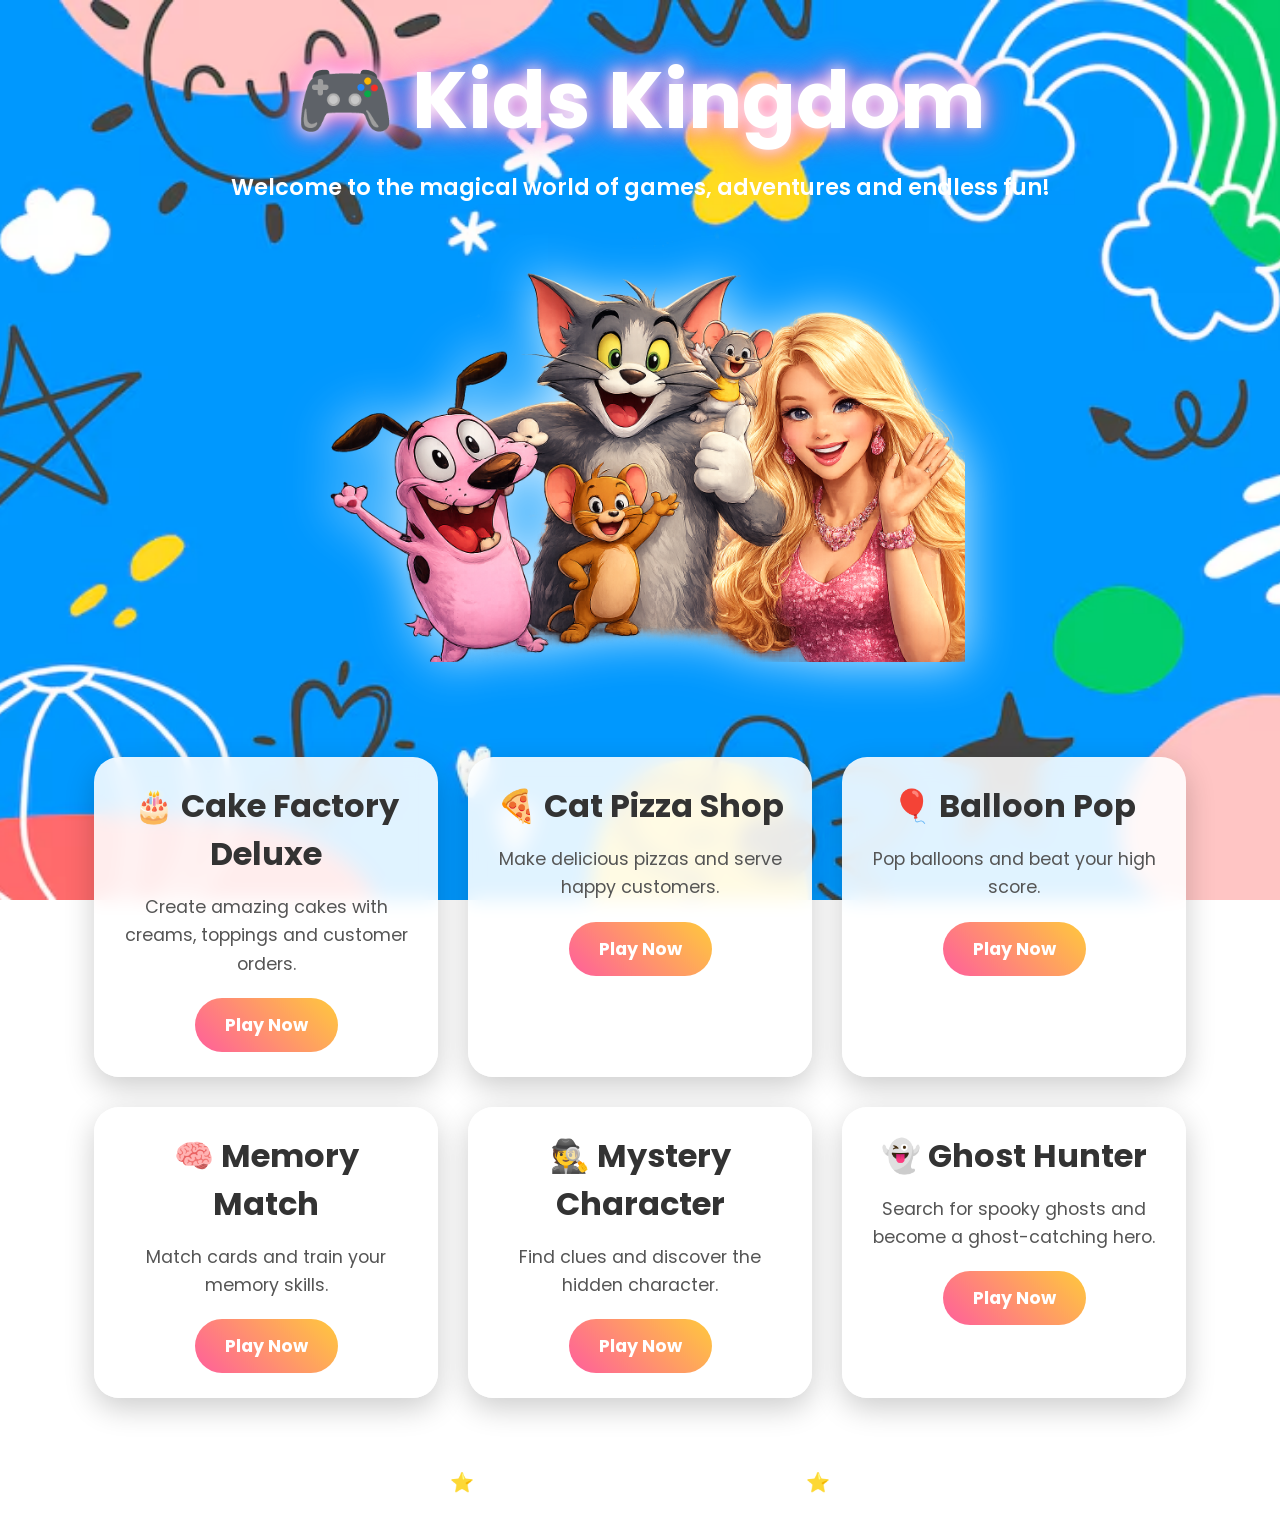
<file: index.html>
<!DOCTYPE html>
<html lang="en">

<head>

    <meta charset="UTF-8">

    <meta name="viewport"
          content="width=device-width, initial-scale=1.0">

    <title>Kids Kingdom</title>

    <link rel="stylesheet" href="style.css">

    <link href="https://fonts.googleapis.com/css2?family=Poppins:wght@300;400;600;700&display=swap"
          rel="stylesheet">

</head>

<body>

    <!-- Floating Icons -->

    <div class="floating-icons">
        🎈 🎂 🍕 🌈 ⭐ 👻 🧠 🎮
    </div>

    <!-- Header -->

    <header>

        <h1>🎮 Kids Kingdom</h1>

        <p>
            Welcome to the magical world of games,
            adventures and endless fun!
        </p>

        <!-- Character Image -->

        <img
            src="images/cartoon-group.png"
            alt="Cartoon Characters"
            class="hero-panda">

    </header>

    <!-- Games Section -->

    <section class="games-section">

        <div class="game-card">

            <h2>🎂 Cake Factory Deluxe</h2>

            <p>
                Create amazing cakes with creams,
                toppings and customer orders.
            </p>

            <a href="games/cake.html">
                Play Now
            </a>

        </div>

        <div class="game-card">

            <h2>🍕 Cat Pizza Shop</h2>

            <p>
                Make delicious pizzas and serve
                happy customers.
            </p>

            <a href="games/pizza.html">
                Play Now
            </a>

        </div>

        <div class="game-card">

            <h2>🎈 Balloon Pop</h2>

            <p>
                Pop balloons and beat your
                high score.
            </p>

            <a href="games/balloon.html">
                Play Now
            </a>

        </div>

        <div class="game-card">

            <h2>🧠 Memory Match</h2>

            <p>
                Match cards and train your
                memory skills.
            </p>

            <a href="games/memory.html">
                Play Now
            </a>

        </div>

        <div class="game-card">

            <h2>🕵️ Mystery Character</h2>

            <p>
                Find clues and discover the
                hidden character.
            </p>

            <a href="games/mystery.html">
                Play Now
            </a>

        </div>

        <div class="game-card">

            <h2>👻 Ghost Hunter</h2>

            <p>
                Search for spooky ghosts and
                become a ghost-catching hero.
            </p>

            <a href="games/haunted.html">
                Play Now
            </a>

        </div>

    </section>

    <!-- Footer -->

    <footer>

        <p>
            ⭐ Made with Fun for Kids Kingdom ⭐
        </p>

    </footer>

    <script src="script.js"></script>

</body>

</html>
</file>
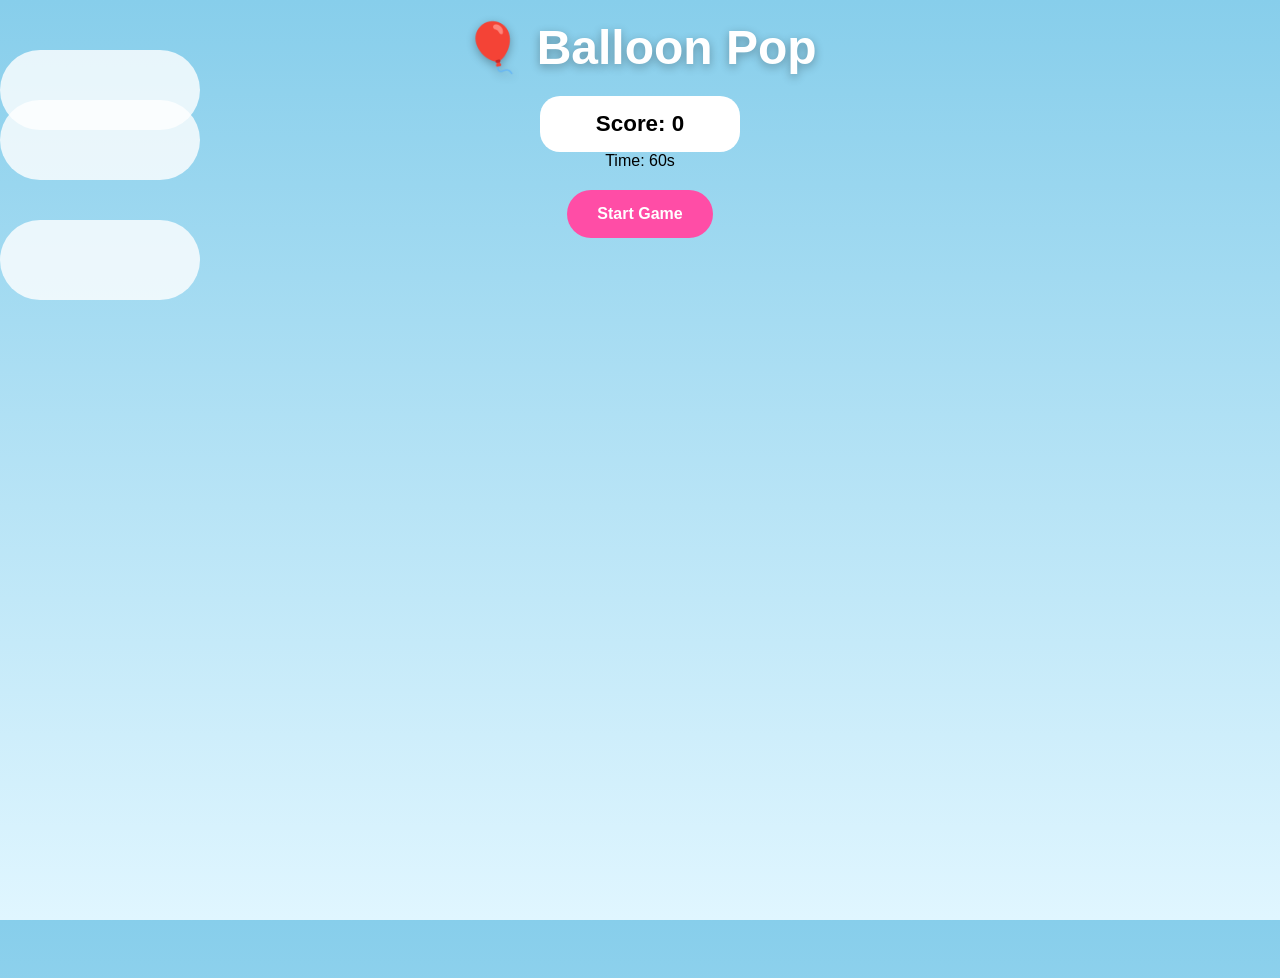
<file: games/balloon.html>
<!DOCTYPE html>
<html lang="en">
<head>
    <meta charset="UTF-8">
    <meta name="viewport" content="width=device-width, initial-scale=1.0">
    <title>Balloon Pop</title>

    <link rel="stylesheet" href="../css/balloon.css">
</head>
<body>
    <div class="cloud cloud1"></div>
<div class="cloud cloud2"></div>
<div class="cloud cloud3"></div>

    <h1>🎈 Balloon Pop</h1>

    <div class="score-box">
        Score: <span id="score">0</span>
    </div>
    <div class="timer-box">
    Time: <span id="timer">60</span>s
</div>

    <button id="startBtn">Start Game</button>

    <div id="gameArea"></div>

    <script src="../js/balloon.js"></script>

</body>
</html>
</file>
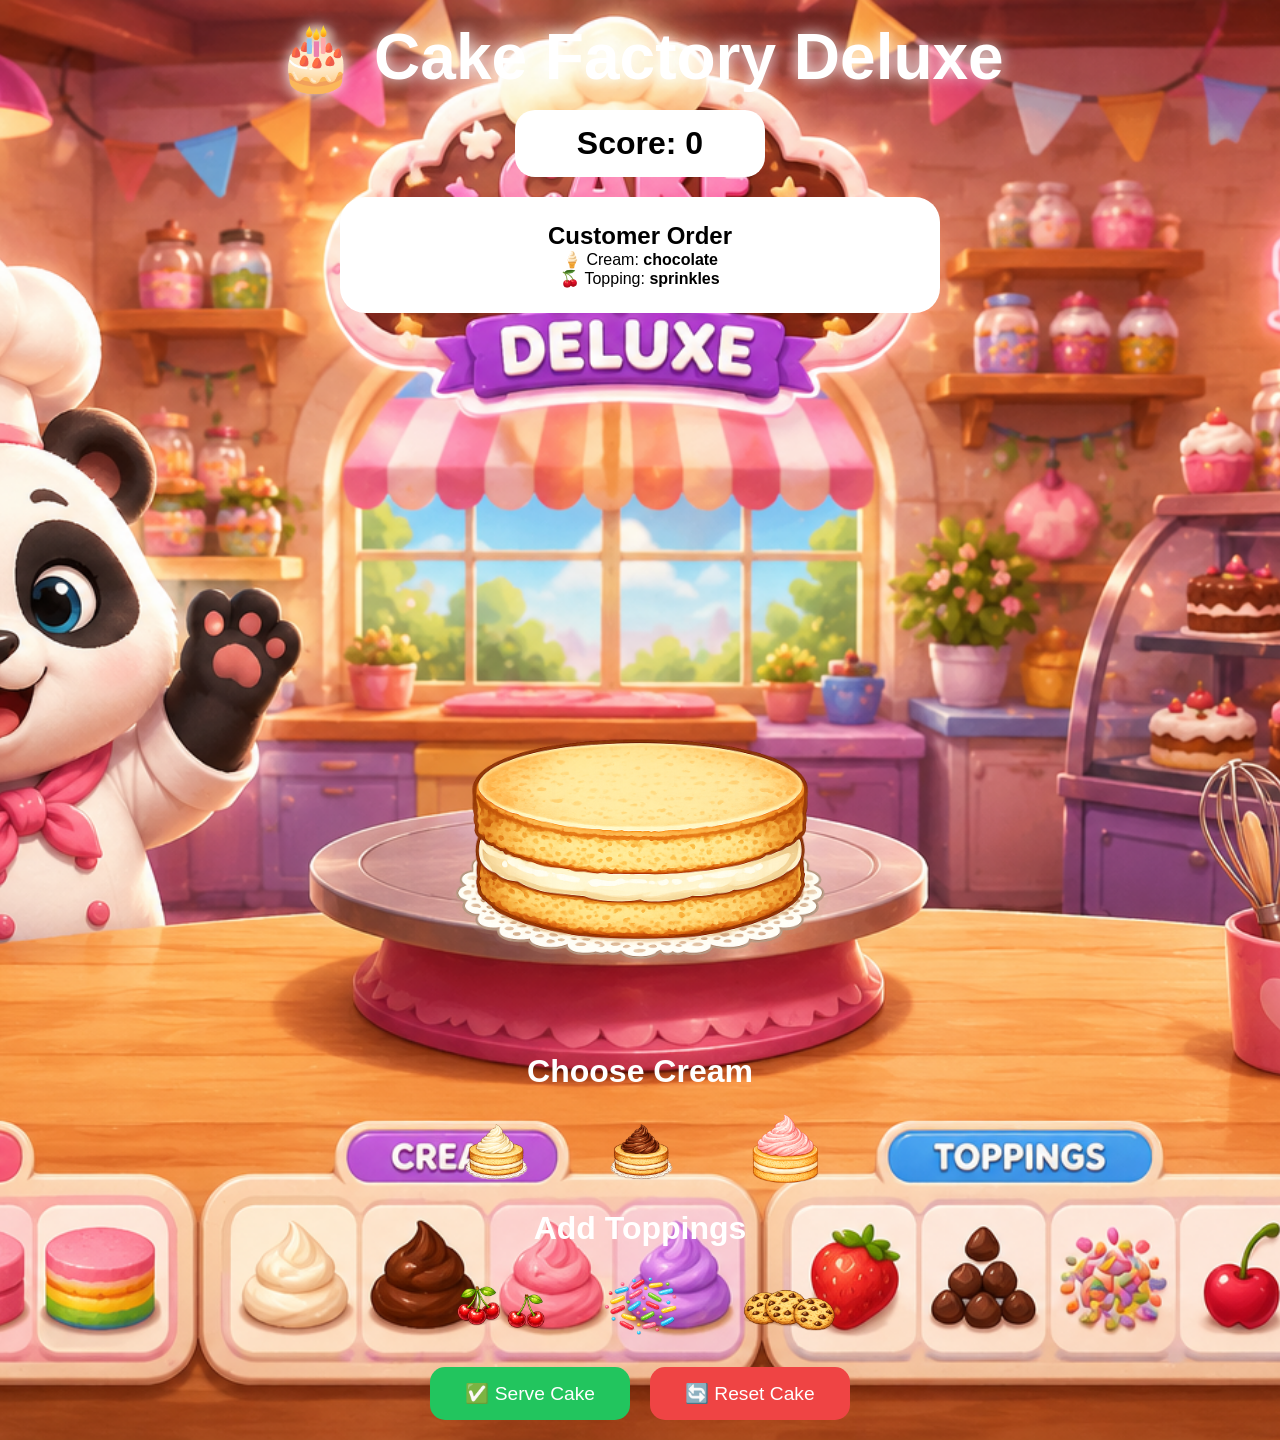
<file: games/cake.html>
<!DOCTYPE html>
<html lang="en">
<head>
    <meta charset="UTF-8">
    <meta name="viewport" content="width=device-width, initial-scale=1.0">
    <title>🎂 Cake Factory Deluxe</title>

    <link rel="stylesheet" href="../css/cake.css">
</head>

<body>

    <div class="container">

        <h1>🎂 Cake Factory Deluxe</h1>

        <!-- Score -->
        <div class="score-box">
            Score: <span id="score">0</span>
        </div>

        <!-- Customer Order -->
        <div class="order-box">
            <h2>Customer Order</h2>
            <p id="order">Loading Order...</p>
        </div>

        <!-- Cake Area -->
        <div class="cake-display">

            <!-- Main Cake -->
            <img
                src="../images/cake-base.png"
                alt="Cake"
                class="cake-base"
                id="cakeBase"
            >

            <!-- Cream Added Here -->
            <div id="cream-layer"></div>

            <!-- Toppings Added Here -->
            <div id="topping-layer"></div>

        </div>

        <!-- Cream Section -->
        <h2 class="section-title">
            Choose Cream
        </h2>

        <div class="ingredients">

            <img
                src="../images/vanilla-cream.png"
                class="ingredient"
                alt="Vanilla"
                onclick="addCream('vanilla')"
            >

            <img
                src="../images/chocolate-cream.png"
                class="ingredient"
                alt="Chocolate"
                onclick="addCream('chocolate')"
            >

            <img
                src="../images/strawberry-cream.png"
                class="ingredient"
                alt="Strawberry"
                onclick="addCream('strawberry')"
            >

        </div>

        <!-- Toppings -->
        <h2 class="section-title">
            Add Toppings
        </h2>

        <div class="ingredients">

            <img
                src="../images/cherry.png"
                class="ingredient"
                alt="Cherry"
                onclick="addTopping('cherry')"
            >

            <img
                src="../images/sprinkles.png"
                class="ingredient"
                alt="Sprinkles"
                onclick="addTopping('sprinkles')"
            >

            <img
                src="../images/cookie.png"
                class="ingredient"
                alt="Cookie"
                onclick="addTopping('cookie')"
            >

        </div>

        <!-- Buttons -->
        <div class="buttons">

            <button
                class="serve-btn"
                onclick="checkCake()"
            >
                ✅ Serve Cake
            </button>

            <button
                class="reset-btn"
                onclick="resetCake()"
            >
                🔄 Reset Cake
            </button>

        </div>

    </div>

    <script src="../js/cake.js"></script>

</body>
</html>
</file>
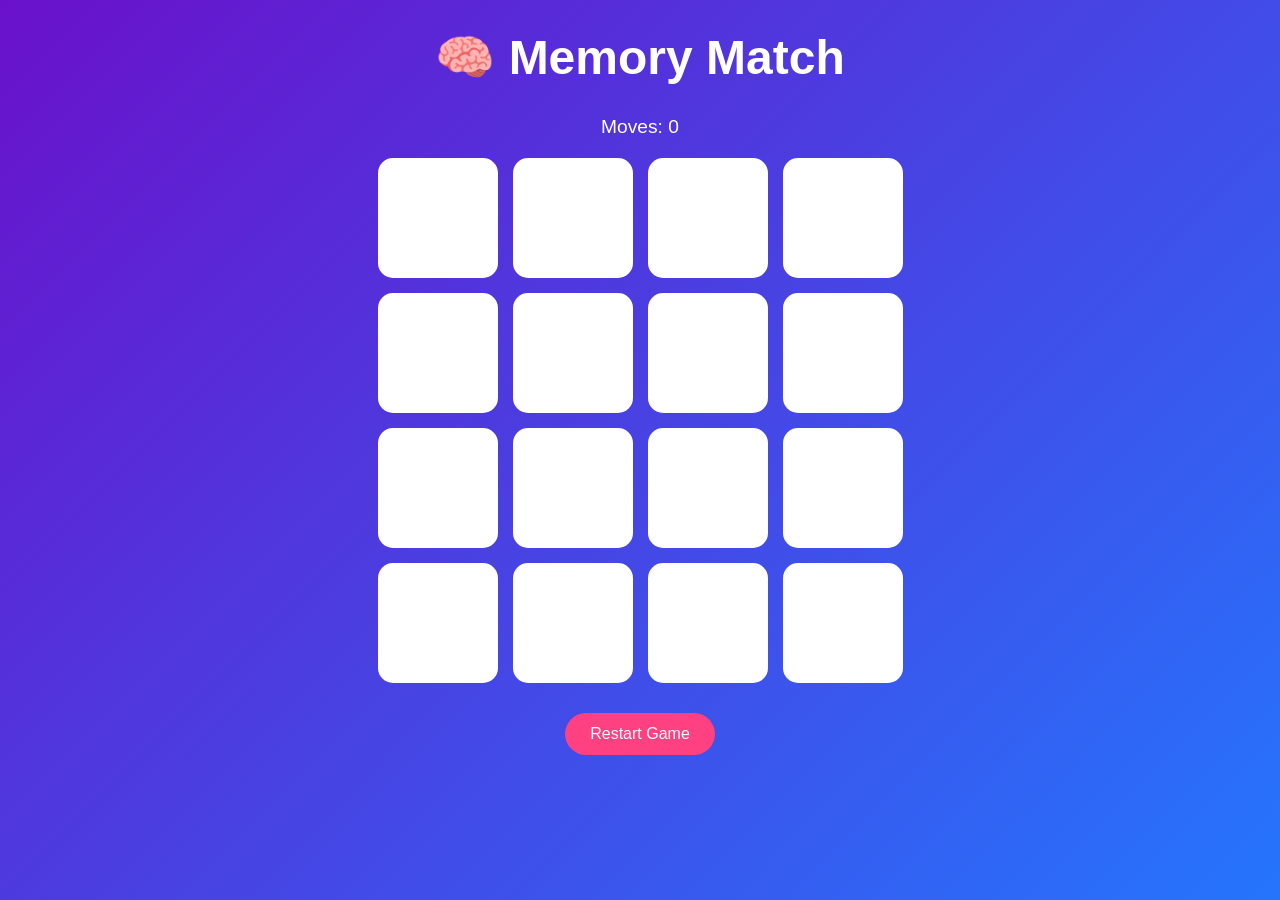
<file: games/memory.html>
<!DOCTYPE html>
<html lang="en">
<head>
    <meta charset="UTF-8">
    <meta name="viewport" content="width=device-width, initial-scale=1.0">
    <title>Memory Match - Kids Kingdom</title>

    <style>
        *{
            margin:0;
            padding:0;
            box-sizing:border-box;
            font-family:Arial, sans-serif;
        }

        body{
            min-height:100vh;
            background:linear-gradient(135deg,#6a11cb,#2575fc);
            display:flex;
            flex-direction:column;
            align-items:center;
            color:white;
        }

        h1{
            margin:30px 0;
            font-size:3rem;
        }

        .stats{
            font-size:1.2rem;
            margin-bottom:20px;
        }

        .game-board{
            display:grid;
            grid-template-columns:repeat(4,120px);
            gap:15px;
            margin-bottom:30px;
        }

        .card{
            width:120px;
            height:120px;
            background:white;
            border-radius:15px;
            display:flex;
            justify-content:center;
            align-items:center;
            font-size:3rem;
            cursor:pointer;
            color:transparent;
            transition:0.3s;
        }

        .card.flip{
            color:black;
            transform:rotateY(180deg);
        }

        .card.matched{
            background:#7CFC00;
            color:black;
        }

        button{
            padding:12px 25px;
            border:none;
            border-radius:30px;
            background:#ff4081;
            color:white;
            cursor:pointer;
            font-size:1rem;
        }

        button:hover{
            opacity:0.9;
        }

        @media(max-width:600px){
            .game-board{
                grid-template-columns:repeat(4,70px);
                gap:10px;
            }

            .card{
                width:70px;
                height:70px;
                font-size:2rem;
            }
        }
    </style>
</head>
<body>

    <h1>🧠 Memory Match</h1>

    <div class="stats">
        Moves: <span id="moves">0</span>
    </div>

    <div class="game-board" id="board"></div>

    <button onclick="startGame()">Restart Game</button>

    <script>
        const emojis = [
            "🐶","🐶",
            "🐱","🐱",
            "🐼","🐼",
            "🐰","🐰",
            "🦊","🦊",
            "🐸","🐸",
            "🐵","🐵",
            "🐨","🐨"
        ];

        let firstCard = null;
        let secondCard = null;
        let lockBoard = false;
        let moves = 0;

        const board = document.getElementById("board");
        const movesDisplay = document.getElementById("moves");

        function shuffle(array){
            return array.sort(() => Math.random() - 0.5);
        }

        function startGame(){

            board.innerHTML = "";
            firstCard = null;
            secondCard = null;
            lockBoard = false;
            moves = 0;

            movesDisplay.textContent = moves;

            const shuffled = shuffle([...emojis]);

            shuffled.forEach(emoji => {

                const card = document.createElement("div");
                card.classList.add("card");
                card.dataset.emoji = emoji;
                card.textContent = emoji;

                card.addEventListener("click", flipCard);

                board.appendChild(card);

            });
        }

        function flipCard(){

            if(lockBoard) return;
            if(this === firstCard) return;

            this.classList.add("flip");

            if(!firstCard){
                firstCard = this;
                return;
            }

            secondCard = this;
            moves++;
            movesDisplay.textContent = moves;

            checkMatch();
        }

        function checkMatch(){

            const match =
                firstCard.dataset.emoji ===
                secondCard.dataset.emoji;

            if(match){

                firstCard.classList.add("matched");
                secondCard.classList.add("matched");

                resetBoard();

                checkWin();

            }else{

                lockBoard = true;

                setTimeout(() => {

                    firstCard.classList.remove("flip");
                    secondCard.classList.remove("flip");

                    resetBoard();

                },1000);
            }
        }

        function resetBoard(){
            firstCard = null;
            secondCard = null;
            lockBoard = false;
        }

        function checkWin(){

            const matchedCards =
                document.querySelectorAll(".matched");

            if(matchedCards.length === emojis.length){

                setTimeout(() => {
                    alert(
                        "🎉 Congratulations! You won in " +
                        moves +
                        " moves!"
                    );
                },300);
            }
        }

        startGame();
    </script>

</body>
</html>
</file>
<file: style.css>
*{
    margin:0;
    padding:0;
    box-sizing:border-box;
    font-family:'Poppins',sans-serif;
}

body{

    min-height:100vh;

    background-image:url("images/background.jpg");

    background-size:cover;

    background-position:center;

    background-attachment:fixed;

    overflow-x:hidden;
}

/* Floating Icons */

.floating-icons{

    position:fixed;

    top:20px;

    left:-100%;

    font-size:40px;

    z-index:1;

    animation:floatIcons 18s linear infinite;

    pointer-events:none;
}

@keyframes floatIcons{

    from{
        left:-100%;
    }

    to{
        left:110%;
    }
}

/* Header */

header{

    text-align:center;

    padding:40px 20px;

    position:relative;
}

header h1{

    font-size:5rem;

    color:white;

    text-shadow:
    0 0 15px #fff,
    0 0 25px #ff66cc,
    0 0 40px #ff66cc;
}

header p{

    color:white;

    font-size:1.4rem;

    margin-top:10px;

    font-weight:600;
}

/* Character Image */

.hero-panda{

    width:650px;

    max-width:95%;

    display:block;

    margin:25px auto;

    animation:floatCharacter 3s ease-in-out infinite;

    filter:
    drop-shadow(0 0 25px rgba(255,255,255,0.8));
}

@keyframes floatCharacter{

    0%{
        transform:translateY(0);
    }

    50%{
        transform:translateY(-15px);
    }

    100%{
        transform:translateY(0);
    }
}

/* Games Grid */

.games-section{

    width:90%;

    max-width:1400px;

    margin:auto;

    display:grid;

    grid-template-columns:
    repeat(auto-fit,minmax(280px,1fr));

    gap:30px;

    padding:30px;
}

/* Game Cards */

.game-card{

    background:
    rgba(255,255,255,0.88);

    backdrop-filter:blur(10px);

    border-radius:25px;

    padding:25px;

    text-align:center;

    box-shadow:
    0 10px 30px rgba(0,0,0,0.2);

    transition:0.4s;
}

.game-card:hover{

    transform:
    translateY(-10px)
    scale(1.05);

    box-shadow:
    0 20px 40px rgba(0,0,0,0.3);
}

.game-card h2{

    color:#333;

    margin-bottom:15px;

    font-size:2rem;
}

.game-card p{

    color:#555;

    margin-bottom:20px;

    line-height:1.6;

    font-size:1.1rem;
}

/* Buttons */

.game-card a{

    display:inline-block;

    padding:14px 30px;

    text-decoration:none;

    border-radius:30px;

    color:white;

    font-weight:bold;

    font-size:1.1rem;

    background:
    linear-gradient(
        45deg,
        #ff5e9c,
        #ffc93c
    );

    transition:0.3s;
}

.game-card a:hover{

    transform:scale(1.1);
}

/* Footer */

footer{

    text-align:center;

    padding:40px;

    color:white;

    font-size:1.2rem;

    font-weight:bold;
}

/* Mobile */

@media(max-width:768px){

    header h1{

        font-size:3rem;
    }

    .hero-panda{

        width:400px;
    }

    .game-card h2{

        font-size:1.5rem;
    }
}
</file>
<file: css/balloon.css>
*{
    margin:0;
    padding:0;
    box-sizing:border-box;
    font-family:Poppins,sans-serif;
}

body{

    height:100vh;

    overflow:hidden;

    text-align:center;

    background:
    linear-gradient(
        to bottom,
        #87CEEB,
        #E0F6FF
    );
}

h1{

    color:white;

    margin:20px;

    font-size:3rem;

    text-shadow:
    0 3px 10px rgba(0,0,0,.3);
}

.score-box{

    background:white;

    width:200px;

    margin:auto;

    padding:15px;

    border-radius:20px;

    font-size:1.4rem;

    font-weight:bold;
}

#startBtn{

    margin:20px;

    border:none;

    background:#ff4da6;

    color:white;

    padding:15px 30px;

    border-radius:30px;

    cursor:pointer;

    font-size:1rem;

    font-weight:bold;
}
.cloud{

    position:absolute;

    width:200px;
    height:80px;

    background:white;

    border-radius:50px;

    opacity:.8;

    animation:
    cloudMove 30s linear infinite;
}

.cloud1{

    top:100px;
}

.cloud2{

    top:220px;

    animation-duration:40s;
}

.cloud3{

    top:50px;

    animation-duration:50s;
}

@keyframes cloudMove{

    from{

        left:-250px;
    }

    to{

        left:110%;
    }
}
#gameArea{

    position:relative;

    width:100%;
    height:80vh;
}

/* Balloon */

.balloon{

    position:absolute;

    width:80px;
    height:100px;

    border-radius:50%;

    cursor:pointer;

    animation:
    floatUp 6s linear forwards;
}

.balloon::after{

    content:"";

    position:absolute;

    width:2px;
    height:50px;

    background:white;

    left:50%;
    top:100%;
}

@keyframes floatUp{

    from{

        transform:
        translateY(100vh);
    }

    to{

        transform:
        translateY(-150px);
    }
}
</file>
<file: css/cake.css>
*{
    margin:0;
    padding:0;
    box-sizing:border-box;
    font-family:'Poppins',sans-serif;
}

body{
    min-height:100vh;
    background:url("../images/bakery-bg.png");
    background-size:cover;
    background-position:center;
    background-repeat:no-repeat;
    text-align:center;
    color:white;
}

.container{
    width:100%;
    padding:20px;
}

h1{
    font-size:4rem;
    text-shadow:0 0 15px white;
}

.score-box{
    width:250px;
    margin:15px auto;
    padding:15px;
    border-radius:20px;
    background:white;
    color:black;
    font-size:2rem;
    font-weight:bold;
}

.order-box{
    width:600px;
    max-width:90%;
    margin:20px auto;
    padding:25px;
    border-radius:25px;
    background:white;
    color:black;
}

/* CAKE AREA */

.cake-display{

    position:relative;

    width:1000px;

    height:700px;

    margin:auto;
}

/* BIG CAKE */

.cake-base{

    width:650px;

    position:absolute;

    left:50%;

    bottom:0;

    transform:translateX(-50%);

    z-index:1;
}

/* CREAM */

#cream-layer{

    position:absolute;

    left:50%;

    top:180px;

    transform:translateX(-50%);

    z-index:5;
}

#cream-layer img{

    width:280px;
}

/* TOPPINGS */

#topping-layer{

    position:absolute;

    left:50%;

    top:210px;

    transform:translateX(-50%);

    width:280px;

    height:120px;

    z-index:10;
}

#topping-layer img{

    width:70px;

    position:absolute;
}

/* INGREDIENTS */

.ingredients{

    display:flex;

    justify-content:center;

    gap:25px;

    flex-wrap:wrap;

    margin:20px 0;
}

.ingredient{

    width:120px;

    cursor:pointer;

    transition:.3s;
}

.ingredient:hover{

    transform:scale(1.15);
}

.section-title{

    font-size:2rem;

    margin-top:20px;
}

/* BUTTONS */

.buttons{

    display:flex;

    justify-content:center;

    gap:20px;

    margin-top:20px;
}

.serve-btn,
.reset-btn{

    border:none;

    padding:15px 35px;

    border-radius:15px;

    font-size:1.2rem;

    color:white;

    cursor:pointer;
}

.serve-btn{
    background:#22c55e;
}

.reset-btn{
    background:#ef4444;
}

.falling-topping{

    animation:fallDown .6s ease;
}

@keyframes fallDown{

    from{
        opacity:0;
        transform:translateY(-150px);
    }

    to{
        opacity:1;
        transform:translateY(0);
    }
}
</file>
